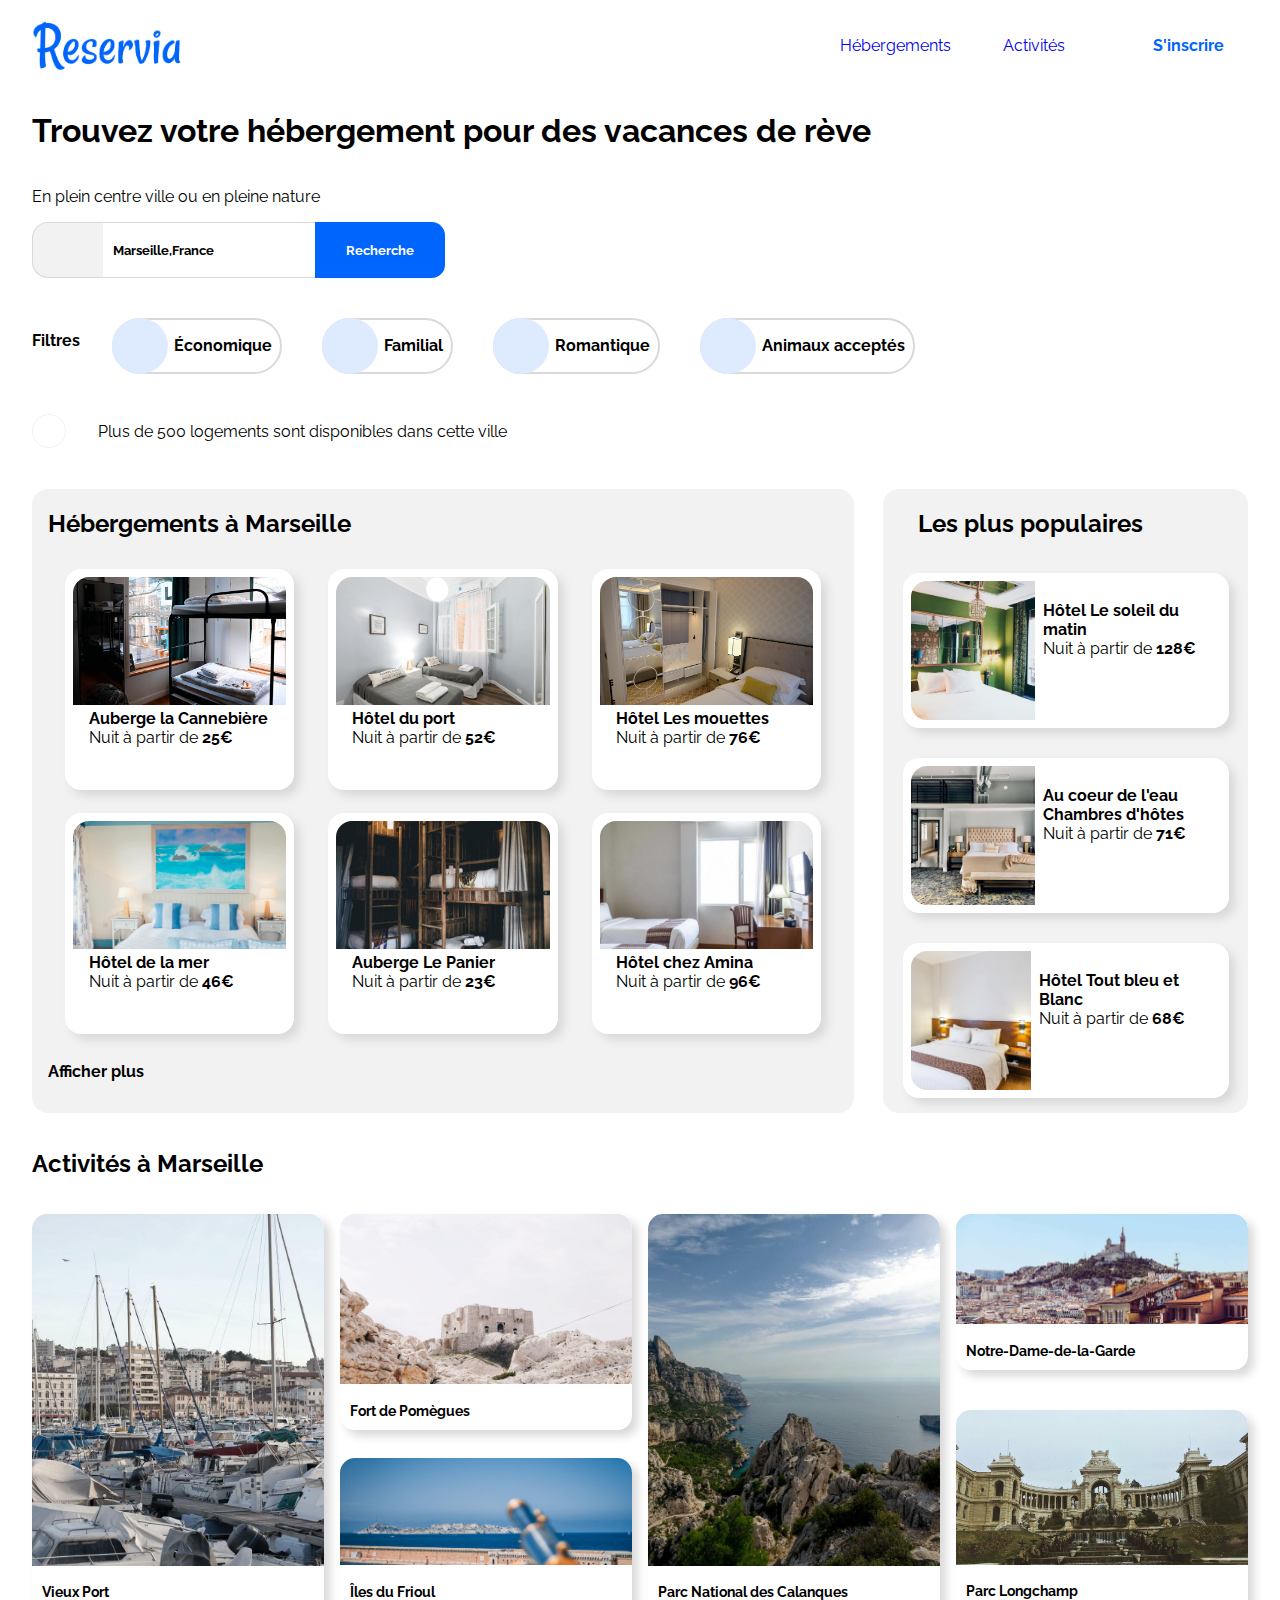
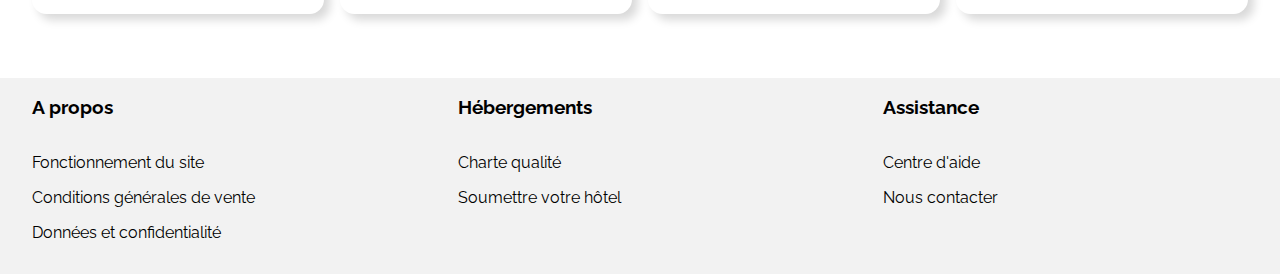
<file: index.html>
<!DOCTYPE html>
<html lang="en">

<head>
    <meta charset="utf-8">
    <title>Reservia</title>
    <link rel="stylesheet" href="https://cdnjs.cloudflare.com/ajax/libs/font-awesome/5.15.3/css/all.min.css" integrity="sha384-SZXxX4whJ79/gErwcOYf+zWLeJdY/qpuqC4cAa9rOGUstPomtqpuNWT9wdPEn2fk" crossorigin="anonymous">
    <link rel="stylesheet" href="Style/style.css"/> 
    <link rel="stylesheet" media="screen and (max-width: 769px)" href="Style/phone.css" />
    <link rel="stylesheet" media="screen and (max-width: 991px)" href="Style/tablet.css" />
    <link rel="stylesheet" media="screen and (max-width: 1114px)" href="Style/desktop.css" />
</head>
<body>
    <header class="main-header"><!-- Logo and menu--> 
        <div class="container">
            <img src="images/logo/Reservia@3x.png" alt="logo Reservia">
            <nav class="main-nav">
                <ul class="main-nav-menu">
                    <li><a href="#hosts" class="hover-text">Hébergements</a></li>
                    <li><a href="#activities" class="hover-text">Activités</a></li>   
                </ul>    
                <ul class="suscribe-text">
                    <li><a href="#" id="inscription">S'inscrire</a></li>
                </ul>
            </nav>
        </div>
    </header>
    <section class="filter-menu"><!-- principal title and search field-->
        <h1>Trouvez votre hébergement pour des vacances de rève</h1>  
        <p>En plein centre ville ou en pleine nature</p>
        <form class="searchbar">
            <div class="icon">
                <i class="fas fa-map-marker-alt"></i>
            </div>
            <input class="text-search" name="recherche" value="Marseille,France">
            <button class="research">
                <span class="no-margin-text" id="research-text">
                    Recherche
                </span>
                <i class="fas fa-search"></i>
            </button>        
        </form>
        <div class="filters">
            <div class="filter-text">
                <p>
                    <span class="bolder">Filtres</span>
                </p>
            </div>
            <div class= "filters-icons">
                <div class="search-filters">
                    <div class="search-filter-icon">
                        <i class="fas fa-money-bill-wave"></i>
                    </div>
                    <span class="searchFiltersTitle">Économique</span>
                </div>
                <div class="search-filters">
                    <div class="search-filter-icon">
                        <i class="fas fa-child"></i>
                    </div>
                    <span class="searchFiltersTitle">Familial</span>
                </div>
                <div class="search-filters">
                    <div class="search-filter-icon">
                        <i class="fas fa-heart"></i>
                    </div>
                    <span class="searchFiltersTitle">Romantique</span>
                </div>
                <div class="search-filters">
                    <div class="search-filter-icon">
                        <i class="fas fa-dog"></i>
                    </div>
                    <span class="searchFiltersTitle">Animaux acceptés</span>
                </div>
            </div>
        </div>
        <div class="info"> <!--info bar-->
            <div class="info-icon">
                <i class="fas fa-info"></i>
            </div>
            <p>Plus de 500 logements sont disponibles dans cette ville</p>
        </div>
    </section>
    <section class="hosts" id="hosts"> <!-- Hébergement -->
        <div class="popular">
            <h2 class="populartext">Hébergements à Marseille</h2>
                <div class="full-box">
                    <div class=box >
                        <a href="Link/link.html" target="_blank">
                            <img src="images/hebergement/marcus-loke-WQJvWU_HZFo-unsplash.jpg" alt="Auberge la Cannebière"/>
                            <div class="describe">
                                <p class="no-margin-text">
                                    <span class="bolder">Auberge la Cannebière</span>
                                </p>
                                <p class="no-margin-text">
                                    Nuit à partir de <span class="bolder">25€</span>
                                </p>
                                <div class="stars">
                                    <span class="full-star"><i class="fas fa-star"></i></span>
                                    <span class="full-star"><i class="fas fa-star"></i></span>
                                    <span class="full-star"><i class="fas fa-star"></i></span>
                                    <span class="full-star"><i class="fas fa-star"></i></span>
                                    <span class="empty-star"><i class="fas fa-star"></i></span>
                                </div>
                            </div>  
                        </a> 
                    </div>
                    <div class=box>
                        <a href="Link/link.html" target="_blank">
                            <img src="images/hebergement/fred-kleber-gTbaxaVLvsg-unsplash.jpg" alt="Hôtel du port"/>
                            <div class="describe">
                                <p class="no-margin-text">
                                    <span class="bolder">Hôtel du port</span>
                                </p>
                                <p class="no-margin-text">
                                    Nuit à partir de <span class="bolder">52€</span>
                                </p>
                                <div class="stars">
                                    <span class="full-star"><i class="fas fa-star"></i></span>
                                    <span class="full-star"><i class="fas fa-star"></i></span>
                                    <span class="full-star"><i class="fas fa-star"></i></span>
                                    <span class="full-star"><i class="fas fa-star"></i></span>
                                    <span class="full-star"><i class="fas fa-star"></i></span>
                                </div>    
                            </div>
                        </a>
                    </div>
                    <div class=box>
                        <a href="Link/link.html" target="_blank">
                            <img src="images/hebergement/reisetopia-B8WIgxA_PFU-unsplash.jpg" alt="Hôtel Les mouettes"/>
                            <div class="describe">
                                <p class="no-margin-text">
                                    <span class="bolder">Hôtel Les mouettes</span>
                                </p>
                                <p class="no-margin-text">
                                    Nuit à partir de <span class="bolder">76€</span>
                                </p>
                                <div class="stars">
                                    <span class="full-star"><i class="fas fa-star"></i></span>
                                    <span class="full-star"><i class="fas fa-star"></i></span>
                                    <span class="full-star"><i class="fas fa-star"></i></span>
                                    <span class="full-star"><i class="fas fa-star"></i></span>
                                    <span class="empty-star"><i class="fas fa-star"></i></span>
                                </div>    
                            </div>
                        </a>    
                    </div>
                    <div class=box>
                        <a href="Link/link.html" target="_blank">
                            <img src="images/hebergement/annie-spratt-Eg1qcIitAuA-unsplash.jpg" alt="Hôtel de la mer"/>
                            <div class="describe">
                                <p class="no-margin-text">
                                    <span class="bolder">Hôtel de la mer</span>
                                </p>
                                <p class="no-margin-text">
                                    Nuit à partir de <span class="bolder">46€</span>
                                </p>
                                <div class="stars">
                                    <span class="full-star"><i class="fas fa-star"></i></span>
                                    <span class="full-star"><i class="fas fa-star"></i></span>
                                    <span class="full-star"><i class="fas fa-star"></i></span>
                                    <span class="empty-star"><i class="fas fa-star"></i></span>
                                    <span class="empty-star"><i class="fas fa-star"></i></span>
                                </div>    
                            </div>
                        </a>
                    </div>
                    <div class=box>
                        <a href="Link/link.html" target="_blank">
                            <img src="images/hebergement/nicate-lee-kT-ZyaiwBe0-unsplash.jpg" alt="Auberge Le Panier"/>
                            <div class="describe">
                                <p class="no-margin-text">
                                    <span class="bolder">Auberge Le Panier</span>
                                </p>
                                <p class="no-margin-text">
                                    Nuit à partir de <span class="bolder">23€</span>
                                </p>
                                <div class="stars">
                                    <span class="full-star"><i class="fas fa-star"></i></span>
                                    <span class="full-star"><i class="fas fa-star"></i></span>
                                    <span class="full-star"><i class="fas fa-star"></i></span>
                                    <span class="full-star"><i class="fas fa-star"></i></span>
                                    <span class="empty-star"><i class="fas fa-star"></i></span>
                                </div>    
                            </div>
                        </a>
                    </div>
                    <div class=box>
                        <a href="Link/link.html" target="_blank">
                            <img src="images/hebergement/febrian-zakaria-M6S1WvfW68A-unsplash.jpg" alt="Hôtel chez Amina"/>
                            <div class="describe">
                                <p class="no-margin-text">
                                    <span class="bolder">Hôtel chez Amina</span>
                                </p>
                                <p class="no-margin-text">
                                    Nuit à partir de <span class="bolder">96€</span>
                                </p>
                                <div class="stars">
                                    <span class="full-star"><i class="fas fa-star"></i></span>
                                    <span class="full-star"><i class="fas fa-star"></i></span>
                                    <span class="full-star"><i class="fas fa-star"></i></span>
                                    <span class="full-star"><i class="fas fa-star"></i></span>
                                    <span class="full-star"><i class="fas fa-star"></i></span>
                                </div>    
                            </div>
                        </a>
                    </div> 
                </div> 
            <p class="populartext"><span class="bolder">Afficher plus</span></p>  
        </div>
        <aside class="most-popular"> <!--Box Les plus populaires-->
            <div class="most-popular-text">
                <h2>Les plus populaires</h2>
                <span><i class="fas fa-chart-line"></i></span>
            </div>
                <div class="full-box-aside">
                    <div class=box-aside>
                        <img src="images/hebergement/emile-guillemot-Bj_rcSC5XfE-unsplash.jpg" alt="Hôtel Le soleil du matin"/>
                        <div class="describe-aside">
                            <div class="text">
                                <p class="no-margin-text">
                                    <span class="bolder">Hôtel Le soleil du matin</span>
                                </p>
                                <p class="no-margin-text">
                                    Nuit à partir de <span class="bolder">128€</span>
                                </p>    
                            </div>                            
                            <div class="stars">
                                <span class="full-star"><i class="fas fa-star"></i></span>
                                <span class="full-star"><i class="fas fa-star"></i></span>
                                <span class="full-star"><i class="fas fa-star"></i></span>
                                <span class="full-star"><i class="fas fa-star"></i></span>
                                <span class="full-star"><i class="fas fa-star"></i></span>
                            </div>    
                        </div>
                    </div>
                    <div class=box-aside>
                        <img src="images/hebergement/aw-creative-VGs8z60yT2c-unsplash.jpg" alt="Chambres d'hôtes"/>
                        <div class="describe-aside">
                            <div class="text">
                                <p class="no-margin-text">
                                    <span class="bolder">Au coeur de l'eau Chambres d'hôtes</span>
                                </p>
                                <p class="no-margin-text">
                                    Nuit à partir de <span class="bolder">71€</span>
                                </p>
                             </div>                            
                            <div class="stars">
                                <span class="full-star"><i class="fas fa-star"></i></span>
                                <span class="full-star"><i class="fas fa-star"></i></span>
                                <span class="full-star"><i class="fas fa-star"></i></span>
                                <span class="full-star"><i class="fas fa-star"></i></span>
                                <span class="empty-star"><i class="fas fa-star"></i></span>
                            </div>    
                        </div>                        
                    </div>
                    <div class=box-aside-bleu>
                        <img src="images/hebergement/febrian-zakaria-sjvU0THccQA-unsplash.jpg" alt="Hôtel Tout bleu et Blanc"/>
                        <div class="describe-aside-bleu">
                            <div class="text">
                                <p class="no-margin-text">
                                    <span class="bolder">Hôtel Tout bleu et Blanc</span>
                                </p>
                                <p class="no-margin-text">
                                    Nuit à partir de <span class="bolder">68€</span>
                                </p>
                            </div>                            
                            <div class="stars">
                                <span class="full-star"><i class="fas fa-star"></i></span>
                                <span class="full-star"><i class="fas fa-star"></i></span>
                                <span class="full-star"><i class="fas fa-star"></i></span>
                                <span class="full-star"><i class="fas fa-star"></i></span>
                                <span class="empty-star"><i class="fas fa-star"></i></span>
                            </div>    
                        </div>                     
                    </div>
                </div>
        </aside>
    </section>
    <section class="activities" id=activities> <!--Box activités-->
        <h2>Activités à Marseille</h2>
        <div class="full-activities">
            <div class="box-port">
                <a href="Link/link.html" target="_blank">
                    <img src="images/activites/reno-laithienne-QUgJhdY5Fyk-unsplash.jpg" alt="Vieux Port"/>
                    <div class="text-activities">
                        <p>
                            <span class="bolder">Vieux Port</span> 
                        </p>
                    </div>
                </a>
            </div>  
            <div class="box-pomegues-frioul">
                <div class="box-pomegues">
                    <a href="Link/link.html" target="_blank">           
                        <img src="images/activites/paul-hermann-QFTrLdQIRhI-unsplash.jpg" alt="Fort de Pomègues"/>
                        <div class="text-activities">
                            <p>
                                <span class="bolder">Fort de Pomègues</span>
                            </p>
                        </div>
                    </a>
                </div>
                <div class="box-frioul">
                    <a href="Link/link.html" target="_blank">
                        <img src="images/activites/kevin-hikari-rV_Qd1l-VXg-unsplash.jpg" alt="Iles du Frioul"/>
                        <div class="text-activities">
                            <p>
                                <span class="bolder">Îles du Frioul</span>
                            </p>   
                        </div>
                    </a>                       
                </div>
            </div> 
            <div class="box-calanques">
                <a href="Link/link.html" target="_blank">         
                    <img src="images/activites/kilyan-sockalingum-NR8-cBCN3aI-unsplash.jpg" alt="Port national des Calanques"/>
                    <div class="text-activities">
                        <p>
                            <span class="bolder">Parc National des Calanques</span>
                        </p>
                    </div>
                </a>  
            </div>                   
            <div class="box-dame-longchamp">
                <div class="box-longchamp"> 
                    <a href="Link/link.html" target="_blank">
                        <img src="images/activites/lena-paulin-wH2-EJoDcV0-unsplash.jpg" alt="Parc Longchamp"/>
                        <div class="text-activities">
                            <p>
                                <span class="bolder">Parc Longchamp</span> 
                            </p>
                        </div>
                    </a>
                </div>
                <div class="box-dame"> 
                    <a href="Link/link.html" target="_blank">         
                        <img src="images/activites/florian-wehde-xW9e8gdotxI-unsplash.jpg" alt="Notre Dame de la Garde"/>
                        <div class="text-activities">
                            <p>
                                <span class="bolder">Notre-Dame-de-la-Garde</span>
                            </p>
                        </div>
                    </a> 
                </div>
            </div>           
        </div>
    </section>
    <footer> 
        <div class="footer-text">      
            <div class="about">
                <h3>A propos</h3>
                <p class="no-fm">Fonctionnement du site</p>
                <p class="no-fm">Conditions générales de vente</p>
                <p class="no-fm">Données et confidentialité</p>
            </div>
            <div class="our-hosts">
                <h3>Hébergements</h3> 
                <p class="no-fm">Charte qualité</p>
                <p class="no-fm">Soumettre votre hôtel</p>
            </div>
            <div class="assistance">
                <h3>Assistance</h3>
                <p class="no-fm">Centre d'aide</p>
                <p class="no-fm">Nous contacter</p>
            </div>
        </div>
    </footer>
</body>
</html>
</file>
<file: Style/style.css>
@import url(https://fonts.googleapis.com/css2?family=Raleway:wght@100;200;300;400;500;600;700&display=swap%27);

* {
    font-family: 'Raleway', sans-serif;
}
body{
    margin: 0;
}
a:link {
    text-decoration: none;
}
.bolder{
    font-weight: bolder; 
}
.no-margin-text{
    margin-top: 0;
    margin-bottom: 0;
}

/*Header*/

header{
    width: 95%;
    max-width: 1440px;
    margin: auto;
    display: flex;
    flex-direction: row;
}
.main-header .container {
    width: 100%;
	display: flex;
	align-items: center;
	justify-content: space-between;
}
.container img {
	width: 150px;
	height: 75px;
}
.main-nav{
    display: flex;
    flex-direction: row;
    padding: 20px 0 20px 20px;
}
.main-nav li {
	display: inline;
    text-decoration: none;
    padding: 1.5em;    
}
.hover-text:hover{
    border-top: 3px solid #0065FC;
    color: #0065FC;
    padding-top: 33px;
}
#inscription{
    font-weight: bold;
    color: #0065FC;
}

/*search bar*/

.filter-menu{
    width: 95%;
    max-width: 1440px;
    margin: auto;
    display: flex;
    flex-direction: column;    
}
.searchbar{
    border: 0 solid #f2f2f2;
    display: inline-flex;
    max-width: 100%;   
    border-radius: 8px;
    margin-bottom: 5px;        
}
.icon{   
    display: flex;
    background-color: #f2f2f2;
    border: 1px solid #d9d9d9;
    border-right: none;
    border-top-left-radius: 1em;
    border-bottom-left-radius: 1em;
    justify-content: center;
    align-items: center;
    width: 70px;
}
.text-search{
    width: 200px;
    padding-left: 10px;
    border-top: 1px solid #d9d9d9;
    border-bottom: 1px solid #d9d9d9;
    border-left: none;
    border-right: none;
    font-weight: bolder;
}
.research{
    background-color: #0065FC;
    width: 130px;  
    padding: 1.5em;     
    border: none;
    border-top-right-radius: 1em;
    border-bottom-right-radius: 1em;
    color: white;
    font-weight: bolder;
}
.fas.fa-search{
    display: none;
}

/*Filters*/

.filters-icons{
    display: flex;
    flex-direction: row;
    flex-wrap: wrap;
}
.search-filters:hover{
    background-color: #DEEBFF;
}
.search-filters{
    display: flex;
    align-items: center;
    margin-right: 2.5rem;
    border: 2px solid #d9d9d9;
    border-radius: 2rem;
    margin-bottom: 1rem;
    cursor: pointer;
    font-weight: bold;
}
.search-filter-icon{
    background-color: #DEEBFF;
    border-radius: 100%;
    height: 3.5rem;
    width: 3.5rem;
    min-height: 2.5rem;
    min-width: 2.5rem;
    display: flex;
    align-items: center;
    justify-content: center;
    margin: -2px;
    color: #0065FC;
}
.searchFiltersTitle{
    margin-left: 0.5em;
    margin-right: 0.5em;
}
.filters{
    display: flex;
    flex-direction: row;
    flex-wrap: wrap;
    align-items: baseline;
    margin-top: 2em;
}
.filter-text {
    margin-right: 2em;
}

/*info bar*/

.info {
    display: flex;
    flex-direction: row;
    margin-top: 1em;
    margin-bottom: 2em;
    align-items: center;
}
.info-icon {
    display: flex;
    color: #0065FC;
    border: 1px solid #F2F2F2;
    border-radius: 100%;
    min-width: 2em;
    min-height: 2em;
    align-items: center;
    justify-content: center;
    margin-right: 2em;
}

/*Body section class=hosts*/

.hosts {
    width: 95%;
    max-width: 1440px;
    margin: auto;
    display: flex;
    flex-direction: row;
    justify-content: space-between;
    flex-wrap: wrap;
}

.popular{
    display: flex;
    flex-direction: column;
    justify-content: space-between;
    width: 65%;
    min-height: 38em;
    background-color: #F2F2F2;
    border-radius: 1em;
    padding: 0 1em 1em;
}
.full-box{
    display: flex;
    flex-direction: row;
    flex-wrap: wrap;
    justify-content: space-around;
    align-content: space-around;
    height: 100%;
    width: 100%;    
}
.box{
    width: 27%;
    height: 42%;
    border-radius: 1em;
    box-shadow :6px 6px 10px #d9d9d9;
    padding: 0.5em;
    background-color: white;
    cursor: pointer;
}
.box a{
    text-decoration: none;
    color: black;
}
.box:hover{
    box-shadow :6px 6px 10px #DEEBFF;
}
.box img{
    max-height: 100%;
    max-width: 100%;
    width: 100%;
    height: 8em;
    border-top-left-radius: 1rem;
    border-top-right-radius: 1rem;
    object-fit: cover;   
}
.empty-star{
    color: #F2F2F2;
}
.full-star{
    color: #0065FC;
}
.describe{
    display: flex;
    flex-direction: column;
    flex-wrap: wrap;
    margin-left: 1em;
}

/*Body aside class=Most popular*/

.most-popular{
    display: flex;
    flex-direction: column;
    width: 30%;
    min-height: 38em;
    background-color: #F2F2F2;
    border-radius: 1em;
}
.most-popular-text {
    display: flex;
    align-items: center;
    justify-content: space-around;
}
.full-box-aside {
    display: flex;
    flex-direction: column;
    align-items: center;
    justify-content: space-around;
    height: 100%;
}
.box-aside {
    display: flex;
    flex-direction: row;
    width: 85%;
    height: 25%;
    border-radius: 1em;
    box-shadow :6px 6px 10px #d9d9d9;
    padding: 0.5em;
    background-color: white;
}  
.box-aside img {
    width: 40%;
    height: 100%;
    border-top-left-radius: 1em;
    border-bottom-left-radius: 1em;
    object-fit: cover;   
}
.describe-aside {
    display: flex;
    flex-direction: column;
    flex-wrap: wrap;
    justify-content: space-around;
    margin-left: 0.5em;
}
.box-aside-bleu {
    display: flex;
    flex-direction: row;
    width: 85%;
    height: 25%;
    border-radius: 1em;
    box-shadow :6px 6px 10px #d9d9d9;
    padding: 0.5em;
    background-color: white;
}  
.box-aside-bleu img {
    width: 40%;
    height: 100%;
    border-top-left-radius: 1em;
    border-bottom-left-radius: 1em;
    object-fit: cover;   
}
.describe-aside-bleu {
    display: flex;
    flex-direction: column;
    flex-wrap: wrap;
    justify-content: space-around;
    margin-left: 0.5em;
 
}

/*Section Activities*/

.activities {
    width: 95%;
    max-width: 1440px;
    margin: auto;
    display: flex;
    flex-direction: column;
    padding-top: 1em;
}
.full-activities {
    display: flex;
    justify-content: space-between;
    align-content: space-between;
    margin-top: 1em;
    width: 100%;
    height: 25em;
}
.text-activities {
    margin-left: 10px;    
}
.full-activities a {
    text-decoration: none;
    color: black;
}

/*Box Dame-Longchamp*/

.box-dame-longchamp {
    display: flex;
    flex-direction: column-reverse;
    justify-content: space-between;
    width: 24%;
    height: 100%;
}
.box-longchamp img {
    height: 76%;
    width: 100%;
    max-width: 100%;
    object-fit: cover;
    object-position: 0% 40%;
    background-color: white;
    border-radius: 15px 15px 0px 0px;  
}
.box-longchamp {
    width: 100%;
    height: 51%;
    border-radius: 1em;
    box-shadow: 6px 6px 10px #d9d9d9;
    font-size: 0.9em;
}
.box-longchamp:hover {
    box-shadow : 6px 6px 10px #DEEBFF;
}
.box-dame img {
    height: 71%;
    max-height: 100%;
    width: 100%;
    max-width: 100%;
    object-fit: cover;
    object-position: 0% 20%;
    background-color: white;
    border-radius: 15px 15px 0px 0px;  
}
.box-dame {
    width: 100%;
    height: 39%;
    border-radius: 1em;
    box-shadow: 6px 6px 10px #d9d9d9;
    font-size: 0.9em;
}
.box-dame:hover {
    box-shadow : 6px 6px 10px #DEEBFF;
}

/*Box pomegues-frioul*/

.box-pomegues-frioul {
    display: flex;
    flex-direction: column;
    justify-content: space-between;
    width: 24%;
    height: 100%;
}
.box-pomegues img {
    height: 79%;
    max-height: 100%;
    width: 100%;
    max-width: 100%;
    object-fit: cover;
    object-position: 0% 40%;
    background-color: white;
    border-radius: 15px 15px 0px 0px;  
}
.box-pomegues {
    width: 100%;
    height: 54%;
    border-radius: 1em;
    box-shadow: 6px 6px 10px #d9d9d9;
    font-size: 0.9em;
}
.box-pomegues:hover {
    box-shadow : 6px 6px 10px #DEEBFF;
}
.box-frioul img {
    height: 69%;
    max-height: 100%;
    width: 100%;
    max-width: 100%;
    object-fit: cover;
    object-position: 0% 20%;
    background-color: white;
    border-radius: 15px 15px 0px 0px;  
}
.box-frioul {
    width: 100%;
    height: 39%;
    border-radius: 1em;
    box-shadow: 6px 6px 10px #d9d9d9;
    font-size: 0.9em;
}
.box-frioul:hover {
    box-shadow : 6px 6px 10px #DEEBFF;
}

/*box calanques*/

.box-calanques img {
    height: 88%;
    max-height: 100%;
    width: 100%;
    object-fit: cover;
    background-color: white;
    border-radius: 15px 15px 0px 0px;
}
.box-calanques {
    width: 24%;
    height: 100%;
    border-radius: 1em;
    box-shadow: 6px 6px 10px #d9d9d9;
    font-size: 0.9em;
}
.box-calanques:hover {
    box-shadow : 6px 6px 10px #DEEBFF;
}

/*box-port*/

.box-port img {
    height: 88%;
    max-height: 100%;
    width: 100%;
    object-fit: cover;
    background-color: white;
    border-radius: 15px 15px 0px 0px;
}
.box-port {
    width: 24%;
    height: 100%;
    border-radius: 1em;
    box-shadow: 6px 6px 10px #d9d9d9;
    font-size: 0.9em;
}
.box-port:hover {
    box-shadow : 6px 6px 10px #DEEBFF;
}

/*footer*/

footer {
    display: flex;
    background-color: #F2F2F2;
    margin-top: 4em;
}
.footer-text {
    width: 95%;
    max-width: 1440px;
    margin: auto;
    display: flex;
    flex-direction: row;
    padding-bottom: 2em;
}
.no-fm {
    margin-bottom: 0;
}
.about {
    display: flex;
    flex-direction: column;
    width: 35%;
}
.our-hosts {
    display: flex;
    flex-direction: column;
    width: 35%;
}
.assistance {
    display: flex;
    flex-direction: column;
}
</file>
<file: Style/phone.css>
@media screen and (max-width:769px)
{
    
.hover-text:hover{
    border-bottom: 3px solid #0065FC;
    border-top: none;
    color: #0065FC;
    padding-bottom: 33px;
}
.container img{
    width: 100px;
    height: 50px;
    position: absolute;
    left : 12%;
    top: 0;
}
.main-nav{
    width: 100%;
    padding: 0;
    flex-direction: column-reverse;
}
.main-nav-menu{
    display: flex;
    justify-content: space-between;
    width: 100%;
    padding: 0;
    margin: 0;
}
.suscribe-text{
    text-align: end;
}
    
/*filterMenu*/

.research {
    width: 95px;
}
#research-text {
    display: none;
}
.fas.fa-search {
    display: initial;        
}
.filters {
    display: flex;
    margin-top: 2rem;
    flex-wrap: wrap;
    flex-direction: row; 
    width: 100%;
}
.filters-icons {
    display: flex;
    flex-direction: row;
    flex-wrap: wrap;
    width: 100%;
}
.search-filters {
    display: flex;
    align-items: center;
    border: 2px solid #d9d9d9;
    border-radius: 2rem;
    margin-bottom: 1rem;
    cursor: pointer;
    font-weight: bold;
}

/*hosts*/

.hosts {
    display: flex;
    flex-direction: column-reverse;
    justify-content: space-between;
}
.popular {
    width: 100%;
    height: 92em;
    background: none;
    margin: auto;
    padding: 0;
}
.full-box {
    justify-content: space-between;
    height: 100%;
    width: 95%;
    margin: auto;
}
.box {
    width: 100%;
    height: 14%;
}
.most-popular {
    width: 100%;
    height: 52em;
    margin-bottom: 1em;
}
.most-popular-text {
    display: flex;
    align-items: center;
    justify-content: space-between;
    padding: 15px;
}
.full-box-aside {
    justify-content: space-between;
    height: 85%;
}
.box-aside {
    width: 90%;
    height: 28%;
}
.box-aside img {
    width: 45%;
}
.box-aside-bleu {
    width: 90%;
    height: 28%;
}
.box-aside-bleu img {
    width: 45%;
    height: 100%;
}

/*activities*/

.activities {
    height: 80em;
    padding-bottom: 5em;
}
.full-activities {
    width: 95%;
    height: 100%;
    flex-direction: column;
    margin: auto;
}
.box-port {
    width: 100%;
    height: 15%;
    border-radius: 1em;
    box-shadow: 1px 3px 8px #d6d6d6;
    font-size: 0.9em;
}
.box-port img {
    height: 76%;
    width: 100%;
    object-fit: cover;
    background-color: white;
    border-radius: 15px 15px 0px 0px;
}
.box-pomegues-frioul {
    display: flex;
    flex-direction: column;
    justify-content: space-between;
    width: 100%;
    height: 30%;
}
.box-pomegues {
    width: 100%;
    height: 45%;
    border-radius: 1em;
    box-shadow: 1px 3px 8px #d6d6d6;
    font-size: 0.9em;
}
.box-pomegues img {
    height: 76%;
    width: 100%;
    object-fit: cover;
    object-position: 30%;
    background-color: white;
    border-radius: 15px 15px 0px 0px;
}
.box-frioul {
    width: 100%;
    height: 45%;
    border-radius: 1em;
    box-shadow: 1px 3px 8px #d6d6d6;
    font-size: 0.9em;
}
.box-frioul img {
    height: 76%;
    width: 100%;
    object-fit: cover;
    object-position: 20%;
    background-color: white;
    border-radius: 15px 15px 0px 0px;
}
.box-calanques {
    width: 100%;
    height: 15%;
    border-radius: 1em;
    box-shadow: 1px 3px 8px #d6d6d6;
    font-size: 0.9em;
}
.box-calanques img {
    height: 76%;
    width: 100%;
    object-fit: cover;
    background-color: white;
    border-radius: 15px 15px 0px 0px;
}
.box-dame-longchamp {
    display: flex;
    flex-direction: column;
    justify-content: space-between;
    width: 100%;
    height: 30%;
}
.box-longchamp {
    width: 100%;
    height: 45%;
    border-radius: 1em;
    box-shadow: 1px 3px 8px #d6d6d6;
    font-size: 0.9em;
}
.box-longchamp img {
    height: 76%;
    width: 100%;
    object-fit: cover;
    object-position: 40%;
    background-color: white;
    border-radius: 15px 15px 0px 0px;
}
.box-dame {
    width: 100%;
    height: 45%;
    border-radius: 1em;
    box-shadow: 1px 3px 8px #d6d6d6;
    font-size: 0.9em;
}
.box-dame img {
    height: 76%;
    width: 100%;
    object-fit: cover;
    object-position: 0% 20%;
    background-color: white;
    border-radius: 15px 15px 0px 0px;
}

/*footer*/

footer {
    margin-top: 6em;
}
.footer-text {
    display: flex;
    flex-direction: column;
    justify-content: space-between;
    width: 90%;
    height: 35em;    
}
.about {
    width: 75%;
}
.our-hosts {
    width: 75%;
}
}
</file>
<file: Style/tablet.css>
@media screen and (min-width:770px) and (max-width:991px)
{

/*hosts*/

.hosts {
    flex-direction: column-reverse;
    margin-top: 2em;
    margin-bottom: 3em;
}
.popular {
    width: 100%;
    height: 48em;
    padding: 0;
}
.populartext {
    padding-left: 15px;
}
.full-box {
    width: 98%;
    margin: auto;
}
.box {
    width: 43%;
    height: 29%;
}
.most-popular {
    display: flex;
    flex-direction: column;
    width: 100%;
    height: 52em;
    margin-bottom: 5em;
}
.most-popular-text {
    display: flex;
    align-items: center;
    justify-content: space-between;
    padding: 15px;
}
.full-box-aside {
    justify-content: space-between;
    height: 85%;
}
.box-aside {
    width: 90%;
    height: 28%;
}
.box-aside img {
    width: 45%;
}
.box-aside-bleu {
    width: 90%;
    height: 28%;
}
.box-aside-bleu img {
    width: 45%;
    height: 100%;
}

/*activities*/

.activities {
    padding-top: 0;
    height: 100em;
}
.full-activities {
    justify-content: space-around;
    width: 100%;
    height: 95%;
    flex-direction: column;
}
.box-port {
    width: 100%;
    height: 15%;
}
.box-port img {
    height: 78%;
    width: 100%;
}
.box-pomegues-frioul {
    width: 100%;
    height: 30%;
}
.box-pomegues {
    width: 100%;
    height: 45%;
}
.box-pomegues img {
    height: 78%;
    width: 100%;
    object-position: 30%;
}
.box-frioul {
    width: 100%;
    height: 45%;
}
.box-frioul img {
    height: 78%;
    width: 100%;
    object-position: 20%;
}
.box-calanques {
    width: 100%;
    height: 15%;
}
.box-calanques img {
    height: 78%;
    width: 100%;
}
.box-dame-longchamp {
    flex-direction: column;
    width: 100%;
    height: 30%;
}
.box-longchamp {
    width: 100%;
    height: 45%;
}
.box-longchamp img {
    height: 78%;
    width: 100%;
    object-position: 40%;
}
.box-dame {
    width: 100%;
    height: 45%;
}
.box-dame img {
    height: 78%;
    width: 100%;
}

/*footer*/

.footer-text {
    justify-content: space-between;
}
}
</file>
<file: Style/desktop.css>
@media screen and (min-width:992px) and (max-width:1114px)
{

/*hosts*/

.popular {
    width: 65%;
    height: 48em;
    padding: 0;
}
.populartext{
    padding-left: 15px;
}
.full-box{
    width: 98%;
    margin: auto;
}
.box {
    width: 43%;
    height: 29%;
}
.most-popular{
    width: 32%;
    padding-top: 0;
}
.full-box-aside{
    height: 85%;
}
.box-aside{
    height: 24%;
}  
.box-aside-bleu{
    height: 24%;
}  
}
</file>
